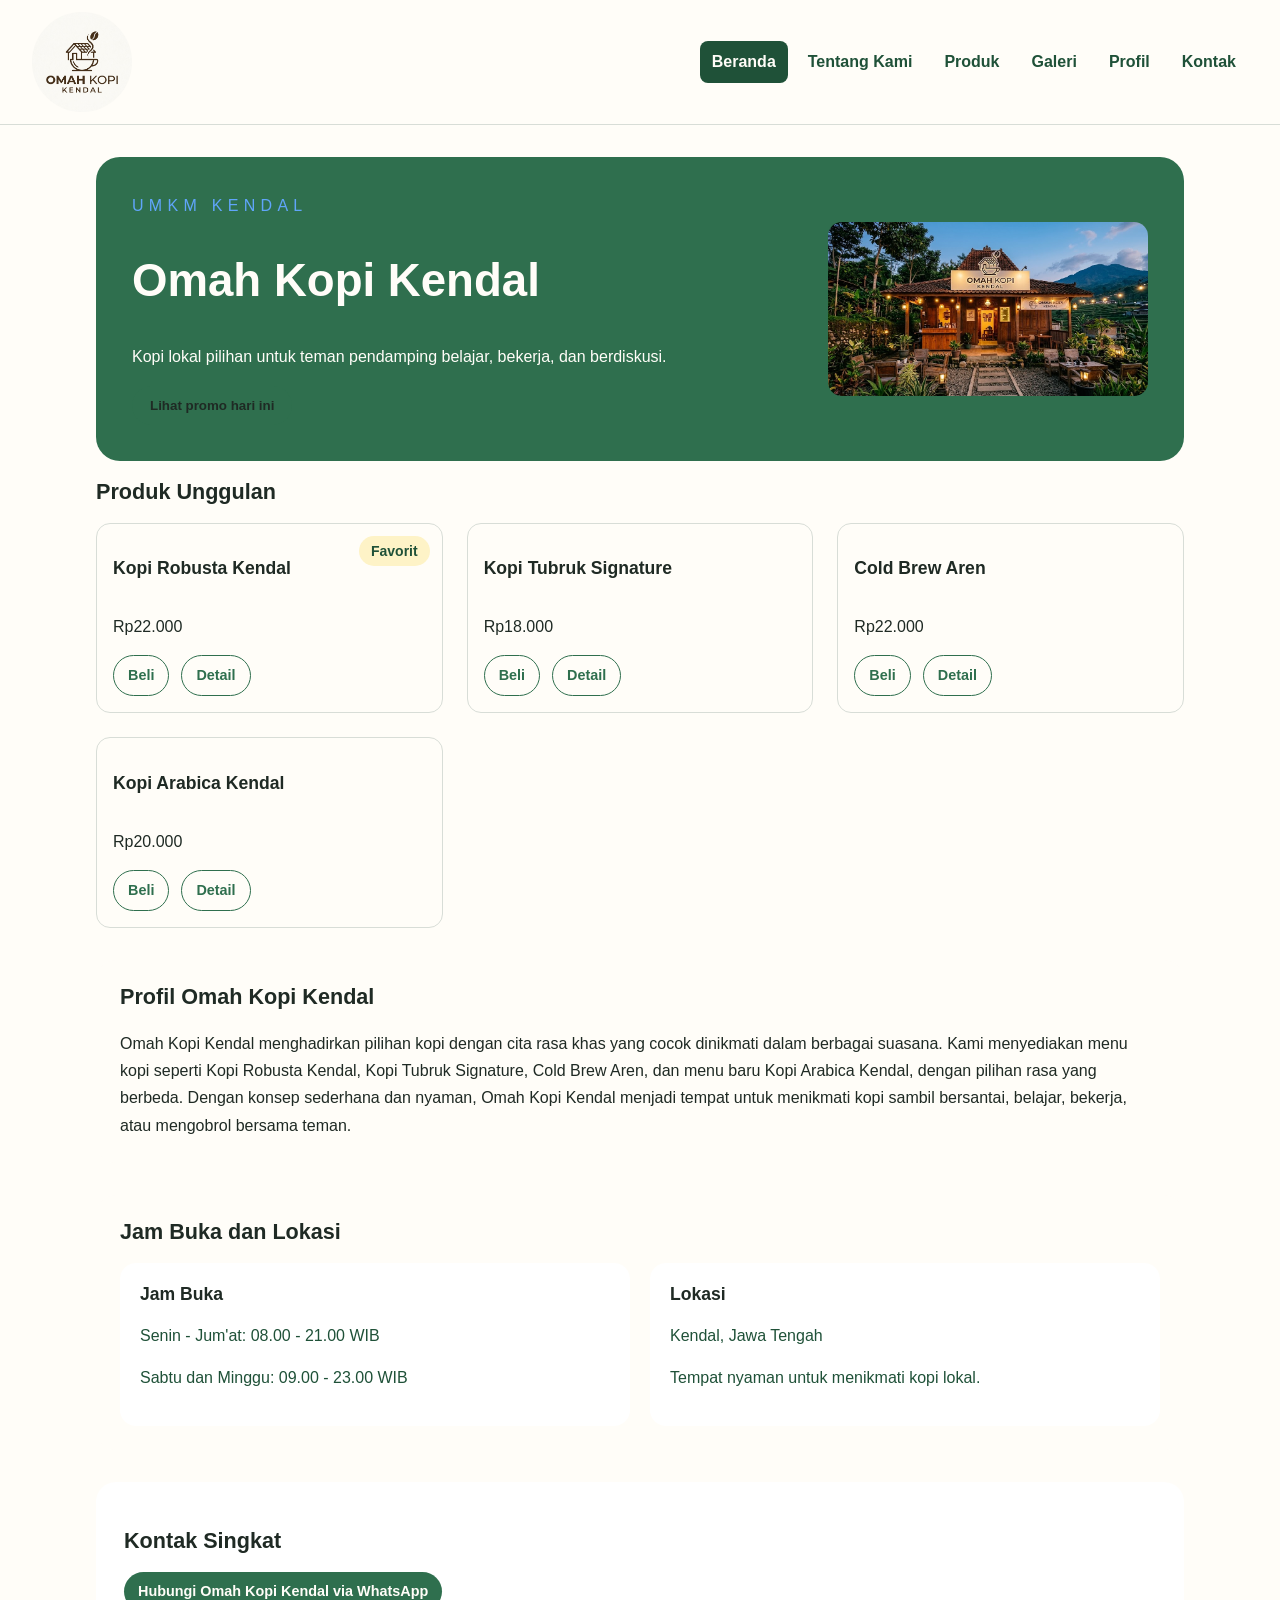
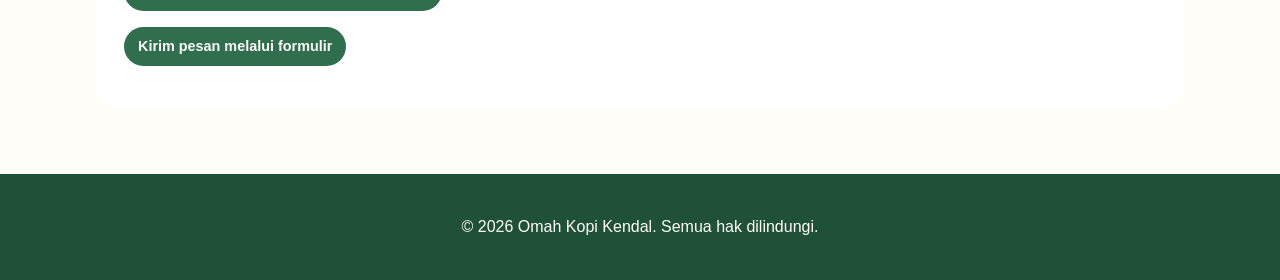
<file: index.html>
<!doctype html>
<html lang="id">
    <head>
        <meta charset="utf-8" />
        <meta name="viewport" content="width=device-width, initial-scale=1" />
        <title>Omah Kopi Kendal - Website UMKM</title>
        <link rel="stylesheet" href="css/style.css"/>
        <script src="js/app.js" defer></script>
  <script src="js/nav.js" defer></script>
    </head>

    <body>
  <a class="skip-link" href="#konten-utama">Lewati ke konten utama</a>

  <header class="site-header">
  <a class="brand" href="index.html">
    <img
      src="assets/images/logo-omah-kopi.png"
      alt="Logo Omah Kopi Kendal"
      class="brand-logo"
      width="1408"
      height="768"
    />
  </a>

  <button class="menu-toggle" type="button" aria-label="Buka menu navigasi" aria-expanded="false" aria-controls="primary-navigation">
      <span></span><span></span><span></span>
    </button>

    <nav class="site-nav" id="primary-navigation" aria-label="Navigasi utama">
    <a href="index.html" aria-current="page">Beranda</a>
    <a href="tentang.html">Tentang Kami</a>
    <a href="produk.html">Produk</a>
    <a href="galeri.html">Galeri</a>
    <a href="index.html#profil">Profil</a>
    <a href="kontak.html">Kontak</a>
    
    
</nav>
  </header>

  <main id="konten-utama" class="page">
    <section class="hero" aria-labelledby="hero-title">
       <div class="hero-content">
          <p class="eyebrow">UMKM Kendal</p>
          <h1 id="hero-title">Omah Kopi Kendal</h1>
                <p>
                    Kopi lokal pilihan untuk teman pendamping belajar, bekerja, dan berdiskusi.
                </p>

                <button id="promoButton" type="button">Lihat promo hari ini</button>
        </div>
        <img class="hero-image"
        src="assets/images/profil-omah-kopi-utama.jpg"
        alt="profil Omah Kopi Kendal"
        width="1024"
        height="559"
        />
      </section>
  
<section aria-labelledby="produk-title">
    <h2 id="produk-title">Produk Unggulan</h2>

    <div class="product-grid">
        <article class="product-card">
            <h3>Kopi Robusta Kendal</h3>
            <p>Rp22.000</p>
            <span class="product-badge">Favorit</span>
            <div class="card-actions">
                <a href="produk.html">Beli</a>
                <a href="kontak.html">Detail</a>
            </div>
        </article>

        <article class="product-card">
            <h3>Kopi Tubruk Signature</h3>
            <p>Rp18.000</p>
            <div class="card-actions">
                <a href="produk.html">Beli</a>
                <a href="kontak.html">Detail</a>
            </div>
        </article>

        <article class="product-card">
            <h3>Cold Brew Aren</h3>
            <p>Rp22.000</p>
            <div class="card-actions">
                <a href="produk.html">Beli</a>
                <a href="kontak.html">Detail</a>
            </div>
        </article>

        <article class="product-card">
            <h3>Kopi Arabica Kendal</h3>
            <p>Rp20.000</p>
            <div class="card-actions">
                <a href="produk.html">Beli</a>
                <a href="kontak.html">Detail</a>
            </div>
        </article>
    </div>
</section>
<section id="profil" aria-labelledby="profil-title">
  <h2 id="profil-title">Profil Omah Kopi Kendal</h2>

  <div class="profil-container">
    <div>
      <p>
       Omah Kopi Kendal menghadirkan pilihan kopi dengan cita rasa khas yang cocok dinikmati dalam berbagai suasana. Kami menyediakan menu kopi seperti Kopi Robusta Kendal, Kopi Tubruk Signature, Cold Brew Aren, dan menu baru Kopi Arabica Kendal, dengan pilihan rasa yang berbeda. Dengan konsep sederhana dan nyaman, Omah Kopi Kendal menjadi tempat untuk menikmati kopi sambil bersantai, belajar, bekerja, atau mengobrol bersama teman.
      </p>

    </div>
  </div>
</section>

            <section class="info-section" aria-label="Informasi UMKM">

                <h2>Jam Buka dan Lokasi</h2>

                <div class="info-container">

                    <div class="info-card">
                        <h3>Jam Buka</h3>
                        <p>Senin - Jum'at: 08.00 - 21.00 WIB</p>
                        <p>Sabtu dan Minggu: 09.00 - 23.00 WIB</p>
                    </div>

                    <div class="info-card">
                        <h3>Lokasi</h3>
                        <p>Kendal, Jawa Tengah</p>
                        <p>Tempat nyaman untuk menikmati kopi lokal.</p>
                    </div>

                </div>

            </section>
<section id="kontak" aria-labelledby="kontak-title">
  <article class="kontaksingkat-section">
    <h2 id="kontak-title">Kontak Singkat</h2>

  <p>
    <a href="https://wa.me/628123456789?text=Halo%20Omah%20Kopi%20Kendal%2C%20saya%20ingin%20bertanya%20tentang%20produk%20kopi.">
      Hubungi Omah Kopi Kendal via WhatsApp
    </a>
  <p>
  <a href="kontak.html">
      Kirim pesan melalui formulir
    </a>
  <p>
   
</section>
         </main>

  <footer class="site-footer">
    <p>&copy; 2026 Omah Kopi Kendal. Semua hak dilindungi.</p>
  </footer>

  <script src="js/script.js"></script>
</body>
</html>
</file>
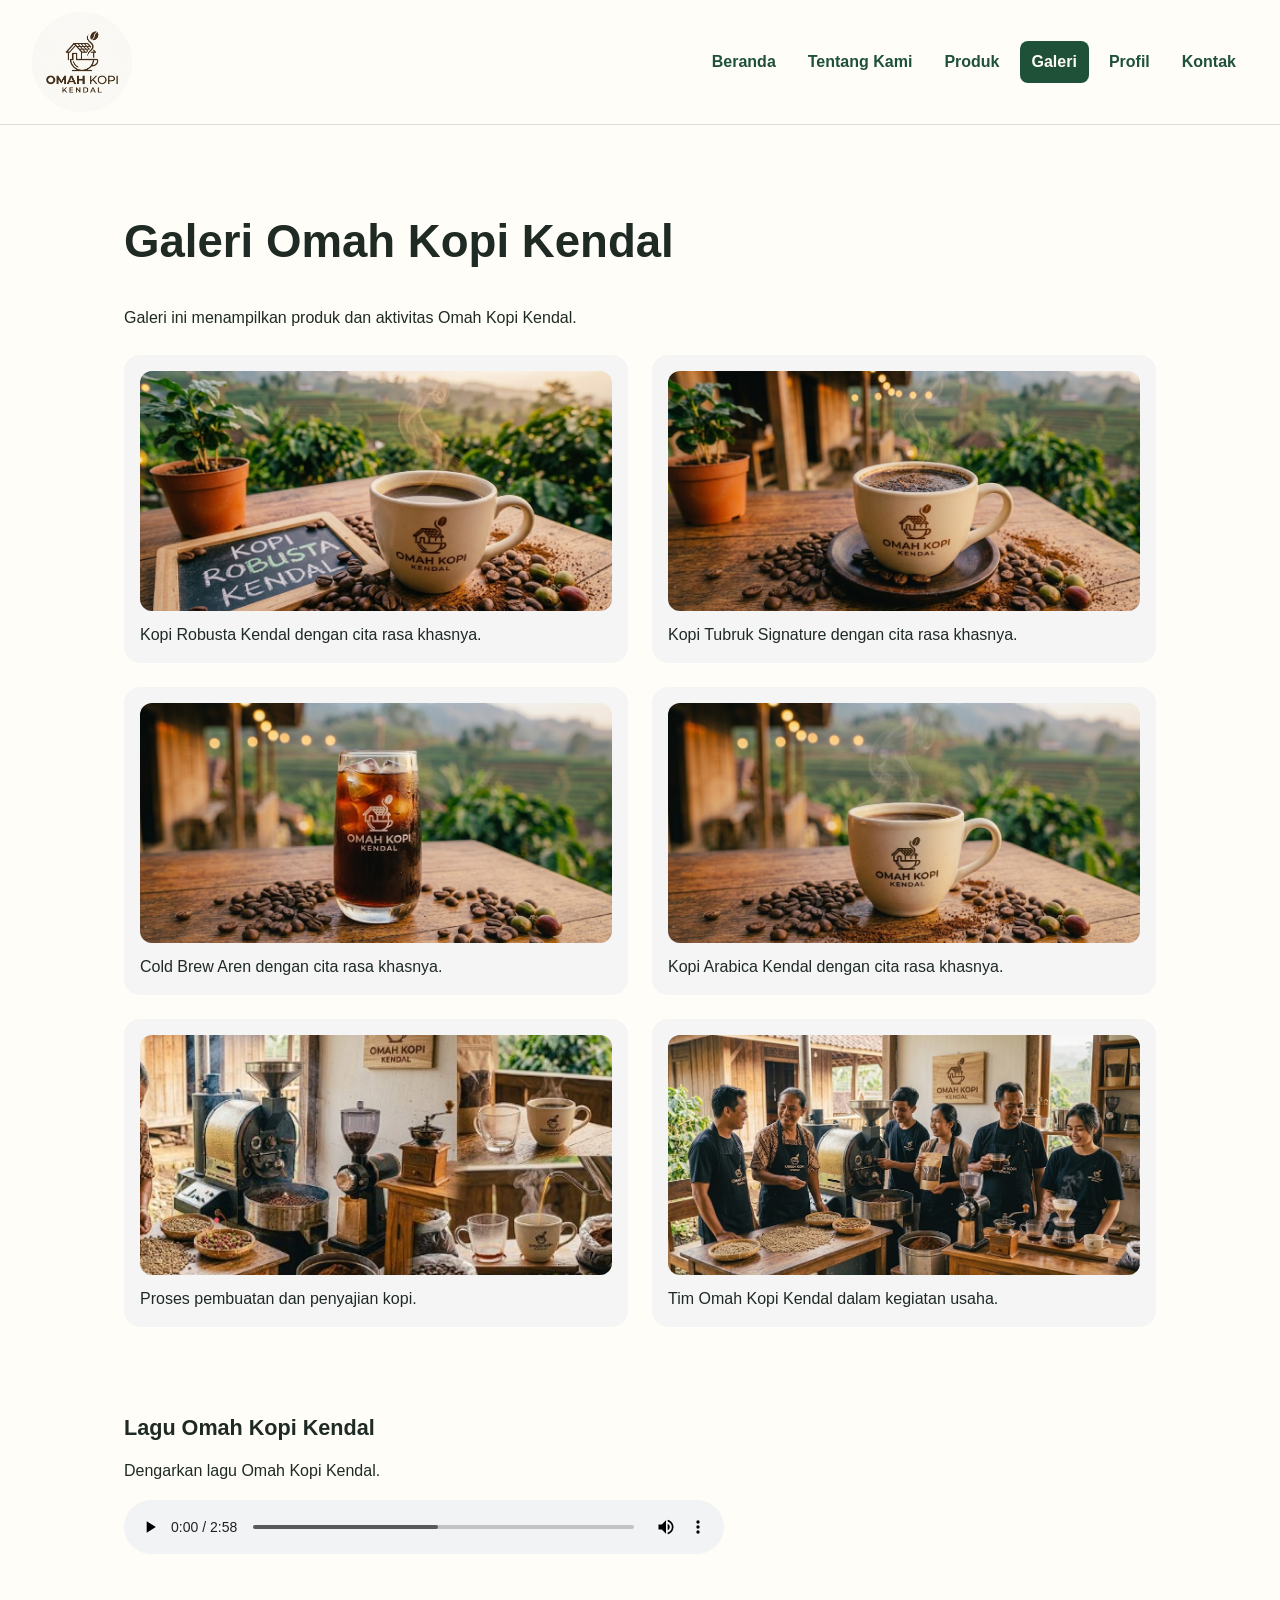
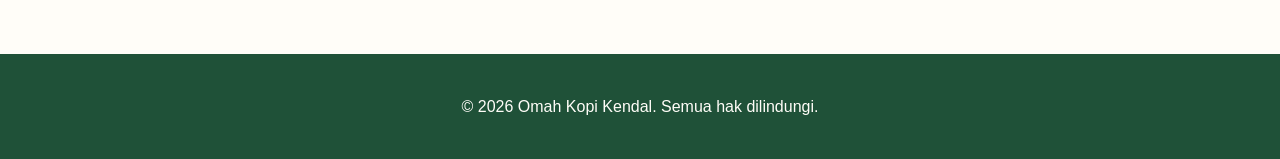
<file: galeri.html>
<!doctype html>
<html lang="id">
<head>
  <meta charset="utf-8" />
  <meta name="viewport" content="width=device-width, initial-scale=1" />
  <title>Galeri - Omah Kopi Kendal</title>
  <link rel="stylesheet" href="css/style.css" />
  <script src="js/app.js" defer></script>
  <script src="js/nav.js" defer></script>
</head>

<body>
  <a class="skip-link" href="#konten-utama">Lewati ke konten utama</a>

  <header class="site-header">
  <a class="brand" href="index.html">
    <img
      src="assets/images/logo-omah-kopi.png"
      alt="Logo Omah Kopi Kendal"
      class="brand-logo"
      width="1408"
      height="768"
    />
  </a>

    <button class="menu-toggle" type="button" aria-label="Buka menu navigasi" aria-expanded="false" aria-controls="primary-navigation">
      <span></span><span></span><span></span>
    </button>

    <nav class="site-nav" id="primary-navigation" aria-label="Navigasi utama">
      <a href="index.html">Beranda</a>
      <a href="tentang.html">Tentang Kami</a>
      <a href="produk.html">Produk</a>
      <a href="galeri.html" aria-current="page">Galeri</a>
      <a href="index.html#profil">Profil</a>
      <a href="kontak.html">Kontak</a>
    </nav>
  </header>

  <main id="konten-utama" class="page">

    <section class="gallery-section" aria-labelledby="galeri-title">
      <h1 id="galeri-title">Galeri Omah Kopi Kendal</h1>

      <p>
        Galeri ini menampilkan produk dan aktivitas Omah Kopi Kendal.
      </p>

      <div class="gallery-grid">

        <figure class="gallery-card">
          <img
            src="assets/images/kopi-robusta-okk.jpg"
            alt="Kopi Robusta Kendal dalam gelas saji"
            width="1024"
            height="572"
          />
          <figcaption>Kopi Robusta Kendal dengan cita rasa khasnya.</figcaption>
        </figure>

        <figure class="gallery-card">
          <img
            src="assets/images/kopi-tubruk-okk.jpg"
            alt="Kopi Tubruk Signature yang siap disajikan"
            width="1024"
            height="572"
          />
          <figcaption>Kopi Tubruk Signature dengan cita rasa khasnya.</figcaption>
        </figure>

         <figure class="gallery-card">
          <img
            src="assets/images/cold-brew-aren-okk.jpg"
            alt="Cold Brew Aren yang siap disajikan"
            width="1024"
            height="572"
          />
          <figcaption>Cold Brew Aren dengan cita rasa khasnya.</figcaption>
        </figure>

         <figure class="gallery-card">
          <img
            src="assets/images/kopi-arabica-okk.jpg"
            alt="Kopi Arabica Kendal yang siap disajikan"
            width="1024"
            height="572"
          />
          <figcaption>Kopi Arabica Kendal dengan cita rasa khasnya.</figcaption>
        </figure>

        <figure class="gallery-card">
          <img
            src="assets/images/proses-kopi-okk.jpg"
            alt="Proses pembuatan kopi di Kopi Omah Kendal"
            width="429"
            height="298"
          />
          <figcaption>Proses pembuatan dan penyajian kopi.</figcaption>
        </figure>

        <figure class="gallery-card">
          <img
            src="assets/images/tim-okk.jpg"
            alt="Tim Omah Kopi Kendal dalam kegiatan UMKM"
            width="1024"
            height="572"
          />
          <figcaption>Tim Omah Kopi Kendal dalam kegiatan usaha.</figcaption>
        </figure>

      </div>
    </section>

    <section class="media-section" aria-labelledby="lagu-title">
      <h2 id="lagu-title">Lagu Omah Kopi Kendal</h2>

      <p>
        Dengarkan lagu Omah Kopi Kendal.
      </p>

      <audio controls>
        <source src="assets/audio/song-omah-kopi-kendal.mp3" type="audio/mpeg" />
        Browser Anda tidak mendukung audio.
      </audio>
    </section>

  </main>

  <footer class="site-footer">
    <p>&copy; 2026 Omah Kopi Kendal. Semua hak dilindungi.</p>
  </footer>
</body>
</html>
</file>
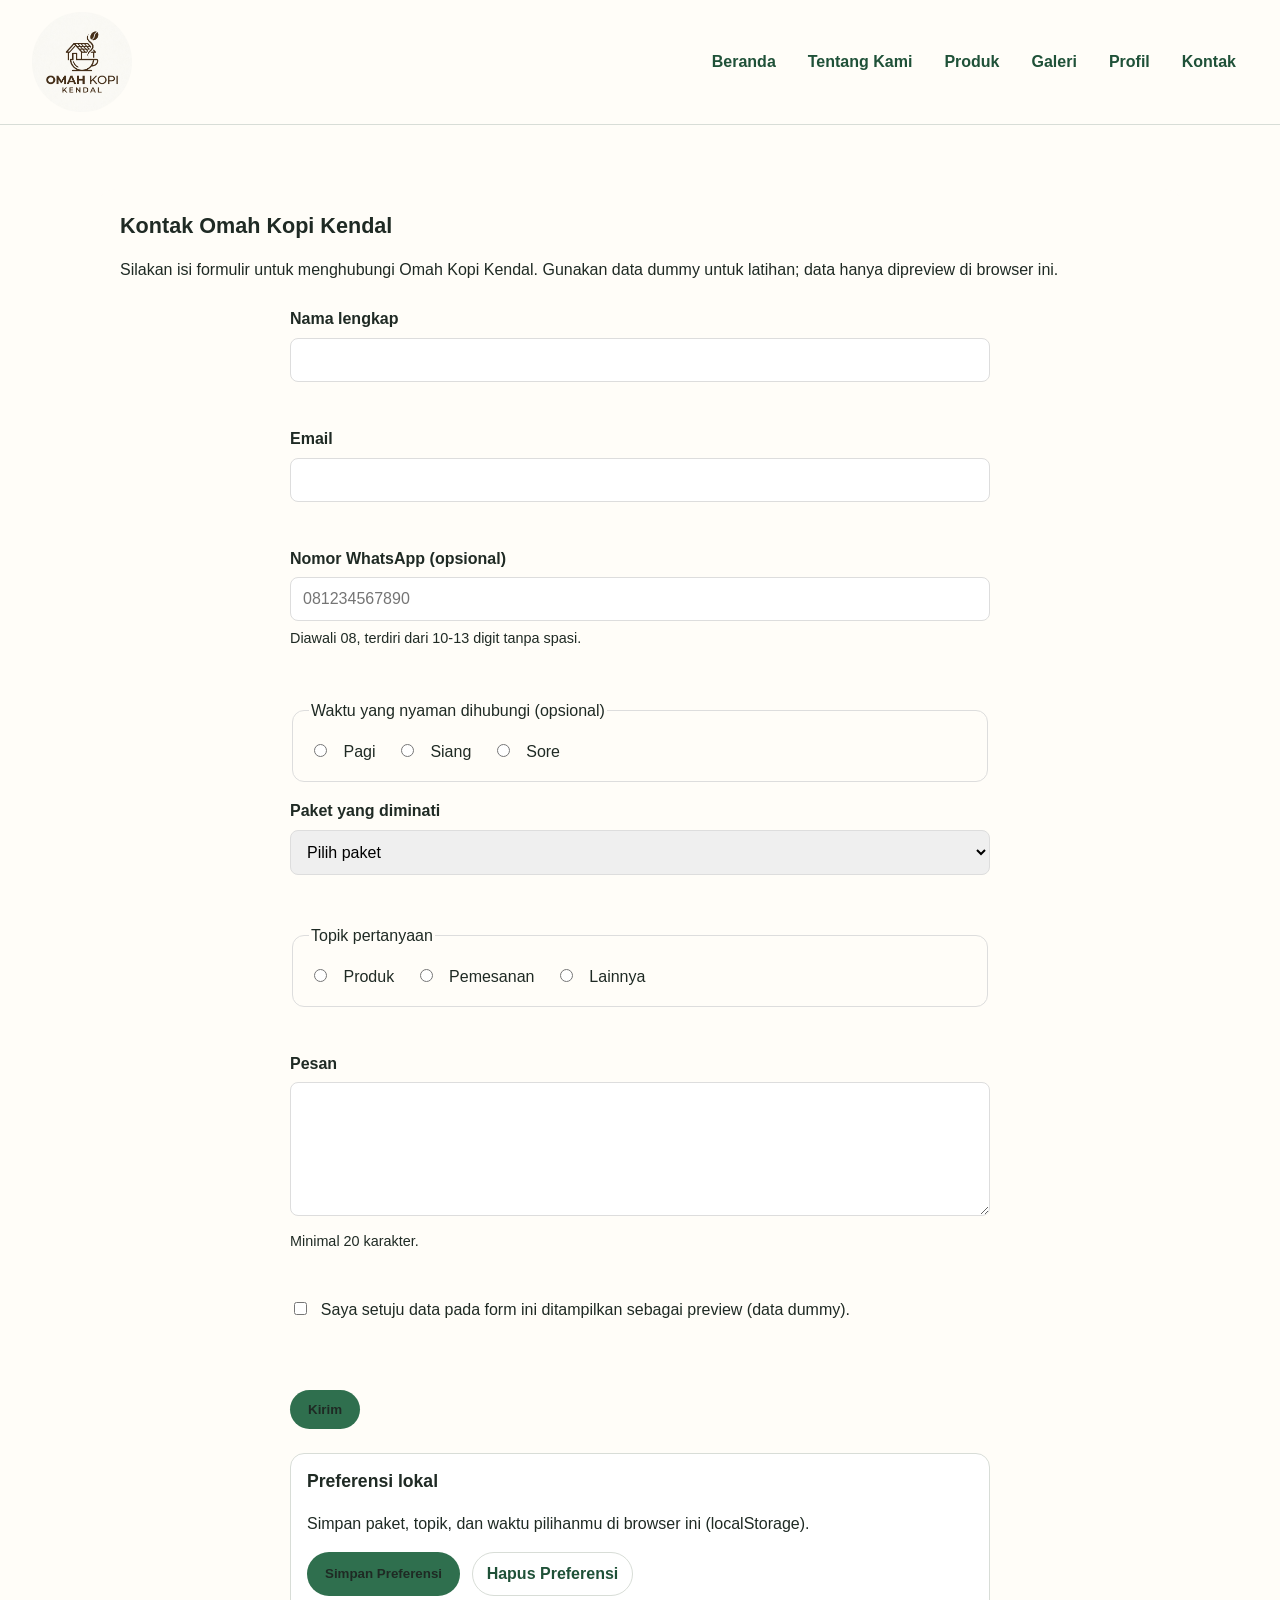
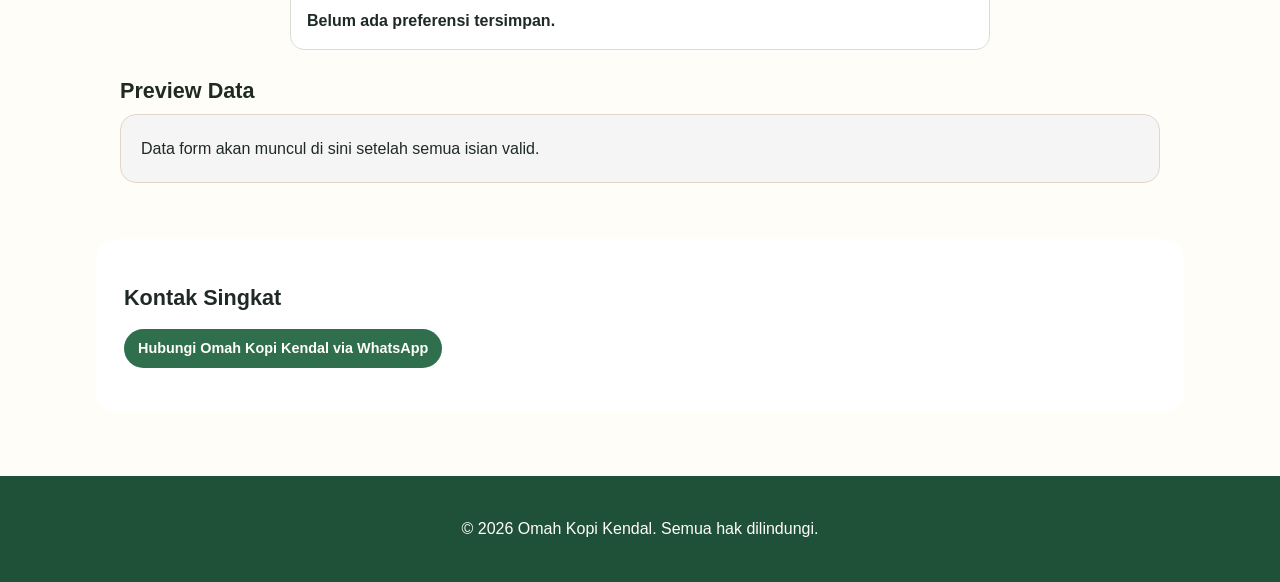
<file: kontak.html>
<!DOCTYPE html>
<html lang="id">
<head>
  <meta charset="UTF-8" />
  <meta name="viewport" content="width=device-width, initial-scale=1.0" />
  <title>Kontak - Omah Kopi Kendal</title>
  <link rel="stylesheet" href="css/style.css" />
<script src="js/app.js" defer></script>
<script src="js/nav.js" defer></script>
<script src="js/form.js" defer></script>
<script src="js/newsletter.js" defer></script>
</head>

<body>
 <header class="site-header">
    <a href="index.html">
  <img
    src="assets/images/logo-omah-kopi.png"
    alt="Logo Omah Kopi Kendal"
    class="brand-logo"
    width="1408"
    height="768"
  />
</a>

    <button class="menu-toggle" type="button" aria-label="Buka menu navigasi" aria-expanded="false" aria-controls="primary-navigation">
      <span></span><span></span><span></span>
    </button>

    <nav class="site-nav" id="primary-navigation" aria-label="Navigasi utama">
      <a href="index.html">Beranda</a>
      <a href="tentang.html">Tentang Kami</a>
      <a href="produk.html">Produk</a>
      <a href="galeri.html">Galeri</a>
      <a href="index.html#profil">Profil</a>
      <a href="kontak.html">Kontak</a>
    </nav>
  </header>

 <main class="page">
  <section class="info-section" aria-labelledby="kontak-title">
    <h2 id="kontak-title">Kontak Omah Kopi Kendal</h2>

    <p>
      Silakan isi formulir untuk menghubungi Omah Kopi Kendal.
      Gunakan data dummy untuk latihan; data hanya dipreview di browser ini.
    </p>

    <form id="contactForm" action="#" method="post" novalidate>

      <div class="field">
        <label for="nama">Nama lengkap</label>
        <input
          type="text"
          id="nama"
          name="nama"
          autocomplete="name"
          required
          minlength="3"
          aria-describedby="nama-error"
        />
        <p id="nama-error" class="field-error" aria-live="polite"></p>
      </div>

      <div class="field">
        <label for="email">Email</label>
        <input
          type="email"
          id="email"
          name="email"
          autocomplete="email"
          required
          aria-describedby="email-error"
        />
        <p id="email-error" class="field-error" aria-live="polite"></p>
      </div>

      <div class="field">
        <label for="telepon">Nomor WhatsApp (opsional)</label>
        <input
          type="tel"
          id="telepon"
          name="telepon"
          autocomplete="tel"
          inputmode="tel"
          placeholder="081234567890"
          pattern="08[0-9]{8,11}"
          aria-describedby="telepon-hint telepon-error"
        />
        <p id="telepon-hint" class="field-hint">Diawali 08, terdiri dari 10-13 digit tanpa spasi.</p>
        <p id="telepon-error" class="field-error" aria-live="polite"></p>
      </div>

      <fieldset>
        <legend>Waktu yang nyaman dihubungi (opsional)</legend>
        <input type="radio" id="waktu-pagi" name="waktu" value="pagi" />
        <label for="waktu-pagi">Pagi</label>

        <input type="radio" id="waktu-siang" name="waktu" value="siang" />
        <label for="waktu-siang">Siang</label>

        <input type="radio" id="waktu-sore" name="waktu" value="sore" />
        <label for="waktu-sore">Sore</label>
      </fieldset>

      <div class="field">
        <label for="paket">Paket yang diminati</label>
        <select id="paket" name="paket" required aria-describedby="paket-error">
          <option value="">Pilih paket</option>
          <option value="robusta">Kopi Robusta Kendal</option>
          <option value="tubruk">Kopi Tubruk Signature</option>
          <option value="arabica">Kopi Arabica Kendal</option>
          <option value="cold-brew">Cold Brew Aren</option>
          <option value="bundling-duo">Paket Bundling Duo Kopi</option>
          <option value="bundling-segar">Paket Bundling Segar Kendal</option>
        </select>
        <p id="paket-error" class="field-error" aria-live="polite"></p>
      </div>

      <fieldset aria-describedby="topik-error">
        <legend>Topik pertanyaan</legend>

        <input type="radio" id="topik-produk" name="topik" value="produk" required />
        <label for="topik-produk">Produk</label>

        <input type="radio" id="topik-pemesanan" name="topik" value="pemesanan" required />
        <label for="topik-pemesanan">Pemesanan</label>

        <input type="radio" id="topik-lainnya" name="topik" value="lainnya" required />
        <label for="topik-lainnya">Lainnya</label>
      </fieldset>
      <p id="topik-error" class="field-error" aria-live="polite"></p>

      <div class="field">
        <label for="pesan">Pesan</label>
        <textarea
          id="pesan"
          name="pesan"
          rows="6"
          required
          minlength="20"
          aria-describedby="pesan-hint pesan-error"
        ></textarea>
        <p id="pesan-hint" class="field-hint">Minimal 20 karakter.</p>
        <p id="pesan-error" class="field-error" aria-live="polite"></p>
      </div>

      <div class="field check-field">
        <input
          type="checkbox"
          id="setuju"
          name="setuju"
          value="ya"
          required
          aria-describedby="setuju-error"
        />
        <label for="setuju">Saya setuju data pada form ini ditampilkan sebagai preview (data dummy).</label>
        <p id="setuju-error" class="field-error" aria-live="polite"></p>
      </div>

      <p id="form-feedback" class="form-feedback" aria-live="polite"></p>

      <div class="form-actions">
        <button type="submit">Kirim</button>
      </div>
    </form>

    <section class="preference-panel" aria-labelledby="preferensi-title">
      <h3 id="preferensi-title">Preferensi lokal</h3>
      <p>Simpan paket, topik, dan waktu pilihanmu di browser ini (localStorage).</p>
      <div class="preference-actions">
        <button type="button" id="simpan-preferensi">Simpan Preferensi</button>
        <button type="button" id="hapus-preferensi" class="ghost-button">Hapus Preferensi</button>
      </div>
      <p id="preferensi-status" class="form-feedback" aria-live="polite">Belum ada preferensi tersimpan.</p>
    </section>

    <section aria-labelledby="preview-title">
      <h2 id="preview-title">Preview Data</h2>
      <pre id="preview">Data form akan muncul di sini setelah semua isian valid.</pre>
    </section>
  </section>

  <section class="kontaksingkat-section" aria-labelledby="kontak-singkat-title">
    <h2 id="kontak-singkat-title">Kontak Singkat</h2>
    <p>
      <a href="https://wa.me/628123456789?text=Halo%20Omah%20Kopi%20Kendal%2C%20saya%20ingin%20bertanya%20tentang%20produk%20kopi.">
        Hubungi Omah Kopi Kendal via WhatsApp
      </a>
    </p>
  </section>
  </main>

  <footer class="site-footer">
    <p>&copy; 2026 Omah Kopi Kendal. Semua hak dilindungi.</p>
  </footer>
</body>
</html>
</file>
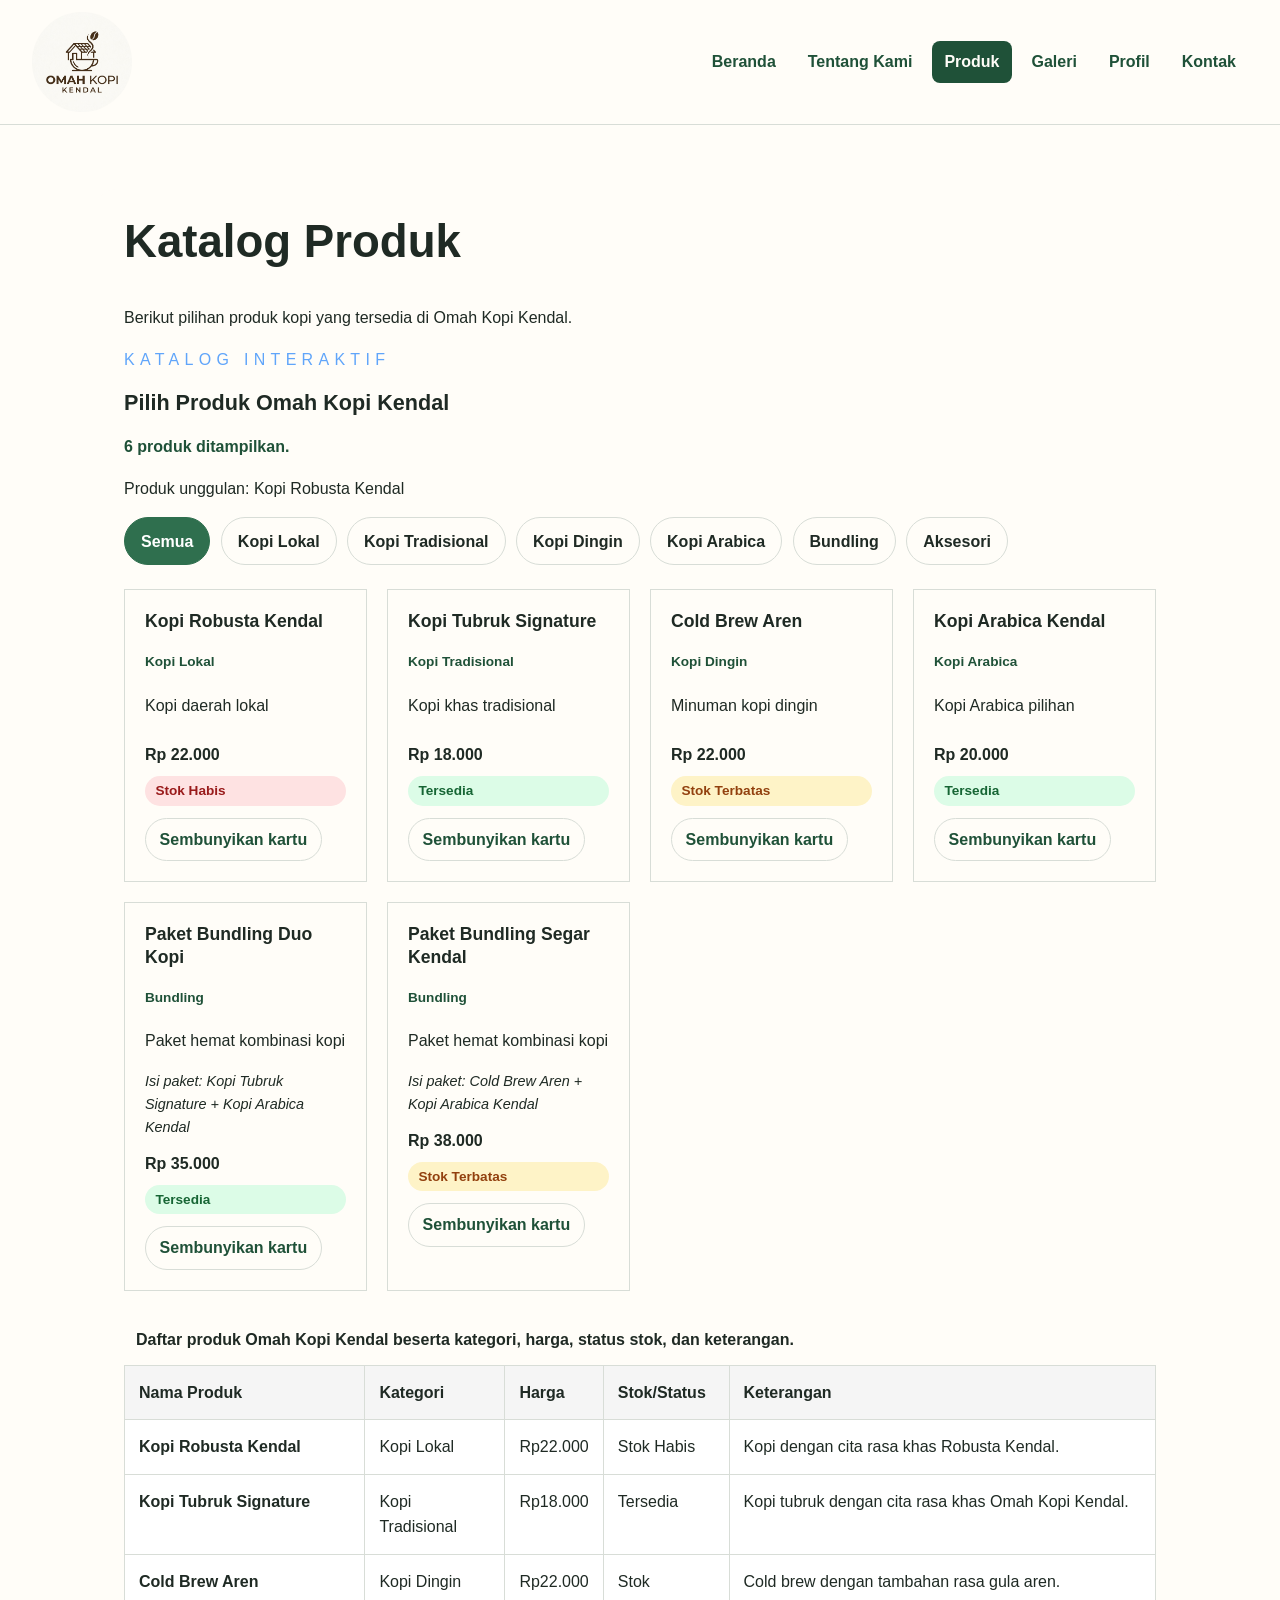
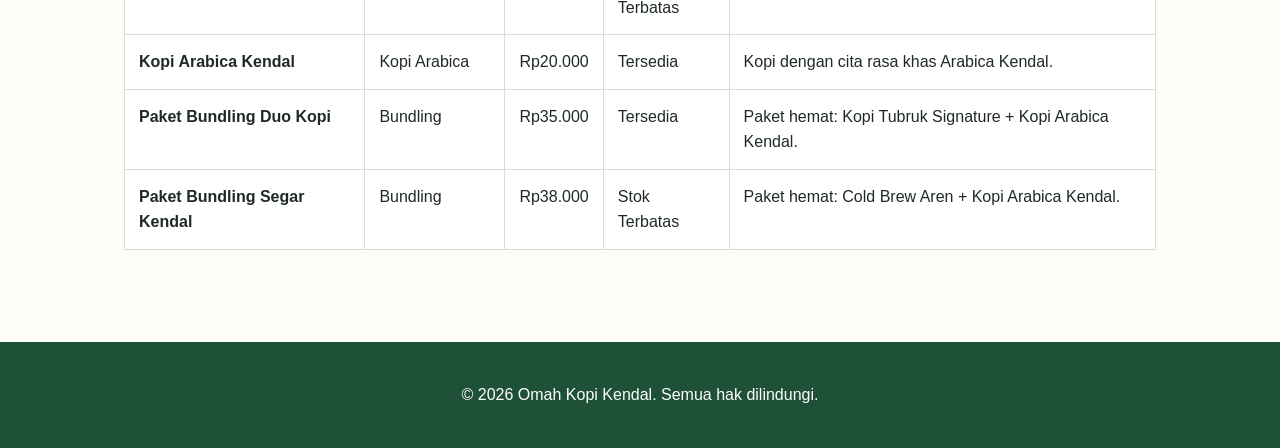
<file: produk.html>
<!doctype html>
<html lang="id">
<head>
  <meta charset="utf-8" />
  <meta name="viewport" content="width=device-width, initial-scale=1" />
  <title>Katalog Produk - Kopi Omah Kendal</title>
  <link rel="stylesheet" href="css/style.css" />
  <script src="js/app.js" defer></script>
  <script src="js/nav.js" defer></script>
</head>

<body>
  <a class="skip-link" href="#konten-utama">Lewati ke konten utama</a>

  <header class="site-header">
    <a class="brand" href="index.html">
      <img
        src="assets/images/logo-omah-kopi.png"
        alt="Logo Kopi Omah Kendal"
        class="brand-logo"
        width="1408"
        height="768"
      />
    </a>

    <button class="menu-toggle" type="button" aria-label="Buka menu navigasi" aria-expanded="false" aria-controls="primary-navigation">
      <span></span><span></span><span></span>
    </button>

    <nav class="site-nav" id="primary-navigation" aria-label="Navigasi utama">
      <a href="index.html">Beranda</a>
      <a href="tentang.html">Tentang Kami</a>
      <a href="produk.html" aria-current="page">Produk</a>
      <a href="galeri.html">Galeri</a>
      <a href="index.html#profil">Profil</a>
      <a href="kontak.html">Kontak</a>
    </nav>
  </header>

  <main id="konten-utama" class="page">
    <section class="catalog-section" aria-labelledby="katalog-title">
      <h1 id="katalog-title">Katalog Produk</h1>

      <p>
        Berikut pilihan produk kopi yang tersedia di Omah Kopi Kendal.
      </p>

      <section class="section" aria-labelledby="produk-dinamis-title">
        <div class="section-header">
          <p class="eyebrow">Katalog Interaktif</p>
          <h2 id="produk-dinamis-title">Pilih Produk Omah Kopi Kendal</h2>

          <p id="produk-status" class="produk-status">
            Produk sedang dimuat.
          </p>

          <p id="produk-unggulan">
            Produk unggulan akan ditentukan melalui JavaScript.
          </p>
        </div>

        <div class="filter-bar" role="group" aria-label="Filter kategori produk">
          <button type="button" class="filter-button is-active" data-filter="Semua" aria-pressed="true">Semua</button>
          <button type="button" class="filter-button" data-filter="Kopi Lokal" aria-pressed="false">Kopi Lokal</button>
          <button type="button" class="filter-button" data-filter="Kopi Tradisional" aria-pressed="false">Kopi Tradisional</button>
          <button type="button" class="filter-button" data-filter="Kopi Dingin" aria-pressed="false">Kopi Dingin</button>
          <button type="button" class="filter-button" data-filter="Kopi Arabica" aria-pressed="false">Kopi Arabica</button>
          <button type="button" class="filter-button" data-filter="Bundling" aria-pressed="false">Bundling</button>
          <button type="button" class="filter-button" data-filter="Aksesori" aria-pressed="false">Aksesori</button>
        </div>

        <button type="button" id="tombol-kembalikan" class="ghost-button restore-button" hidden>
          Kembalikan kartu yang disembunyikan
        </button>

        <div id="produk-grid" class="js-product-grid" aria-live="polite"></div>
      </section>

      <div class="table-wrapper">
        <table>
          <caption>
            Daftar produk Omah Kopi Kendal beserta kategori, harga,
            status stok, dan keterangan.
          </caption>

          <thead>
            <tr>
              <th scope="col">Nama Produk</th>
              <th scope="col">Kategori</th>
              <th scope="col">Harga</th>
              <th scope="col">Stok/Status</th>
              <th scope="col">Keterangan</th>
            </tr>
          </thead>

          <tbody>
            <tr>
              <th scope="row">Kopi Robusta Kendal</th>
              <td>Kopi Lokal</td>
              <td>Rp22.000</td>
              <td>Stok Habis</td>
              <td>Kopi dengan cita rasa khas Robusta Kendal.</td>
            </tr>

            <tr>
              <th scope="row">Kopi Tubruk Signature</th>
              <td>Kopi Tradisional</td>
              <td>Rp18.000</td>
              <td>Tersedia</td>
              <td>Kopi tubruk dengan cita rasa khas Omah Kopi Kendal.</td>
            </tr>

            <tr>
              <th scope="row">Cold Brew Aren</th>
              <td>Kopi Dingin</td>
              <td>Rp22.000</td>
              <td>Stok Terbatas</td>
              <td>Cold brew dengan tambahan rasa gula aren.</td>
            </tr>

            <tr>
              <th scope="row">Kopi Arabica Kendal</th>
              <td>Kopi Arabica</td>
              <td>Rp20.000</td>
              <td>Tersedia</td>
              <td>Kopi dengan cita rasa khas Arabica Kendal.</td>
            </tr>

            <tr>
              <th scope="row">Paket Bundling Duo Kopi</th>
              <td>Bundling</td>
              <td>Rp35.000</td>
              <td>Tersedia</td>
              <td>Paket hemat: Kopi Tubruk Signature + Kopi Arabica Kendal.</td>
            </tr>

            <tr>
              <th scope="row">Paket Bundling Segar Kendal</th>
              <td>Bundling</td>
              <td>Rp38.000</td>
              <td>Stok Terbatas</td>
              <td>Paket hemat: Cold Brew Aren + Kopi Arabica Kendal.</td>
            </tr>
          </tbody>
        </table>
      </div>
    </section>
  </main>

  <footer class="site-footer">
    <p>&copy; 2026 Omah Kopi Kendal. Semua hak dilindungi.</p>
  </footer>
</body>
</html>
</file>
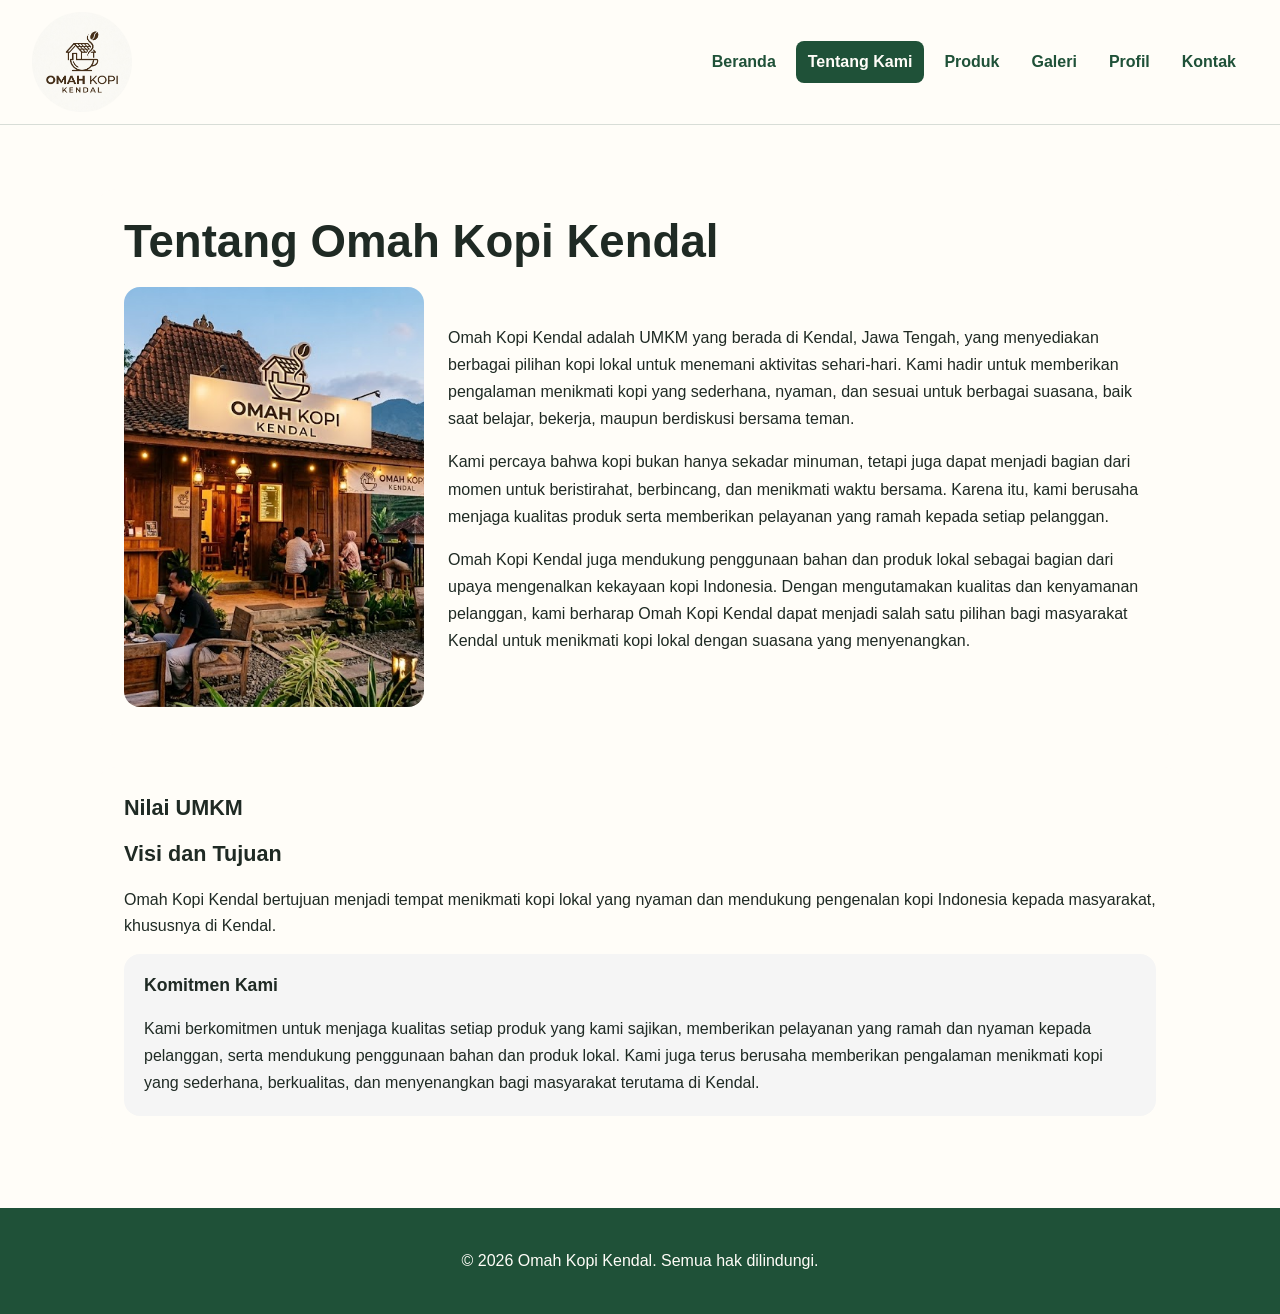
<file: tentang.html>
<!doctype html>
<html lang="id">
<head>
  <meta charset="utf-8" />
  <meta name="viewport" content="width=device-width, initial-scale=1" />
  <title>Tentang Omah Kopi Kendal</title>
  <link rel="stylesheet" href="css/style.css" />
  <script src="js/app.js" defer></script>
  <script src="js/nav.js" defer></script>
</head>

<body>
  <a class="skip-link" href="#konten-utama">Lewati ke konten utama</a>

<header class="site-header">
  <a class="brand" href="index.html">
    <img
      src="assets/images/logo-omah-kopi.png"
      alt="Logo Omah Kopi Kendal"
      class="brand-logo"
      width="1408"
      height="768"
    />
  </a>

  <button class="menu-toggle" type="button" aria-label="Buka menu navigasi" aria-expanded="false" aria-controls="primary-navigation">
      <span></span><span></span><span></span>
    </button>

    <nav class="site-nav" id="primary-navigation" aria-label="Navigasi utama">
    <a href="index.html">Beranda</a>
    <a href="tentang.html" aria-current="page">Tentang Kami</a>
    <a href="produk.html">Produk</a>
    <a href="galeri.html">Galeri</a>
    <a href="index.html#profil">Profil</a>
    <a href="kontak.html">Kontak</a>
</nav>
  </header>

  <main id="konten-utama" class="page">

  <section class="tentang-section" aria-labelledby="profil-title">
    <h1 id="profil-title">Tentang Omah Kopi Kendal</h1>

    <div class="tentang-container">
      <img
        class="profile-image"
        src="assets/images/profil-singkat-okk.jpg"
        alt="Profil Omah Kopi Kendal"
        width="1024"
        height="559"
      />

      <div>
        <p>
          Omah Kopi Kendal adalah UMKM yang berada di Kendal, Jawa Tengah,
          yang menyediakan berbagai pilihan kopi lokal untuk menemani
          aktivitas sehari-hari. Kami hadir untuk memberikan pengalaman
          menikmati kopi yang sederhana, nyaman, dan sesuai untuk berbagai
          suasana, baik saat belajar, bekerja, maupun berdiskusi bersama teman.
        </p>

        <p>
          Kami percaya bahwa kopi bukan hanya sekadar minuman, tetapi juga
          dapat menjadi bagian dari momen untuk beristirahat, berbincang,
          dan menikmati waktu bersama. Karena itu, kami berusaha menjaga
          kualitas produk serta memberikan pelayanan yang ramah kepada
          setiap pelanggan.
        </p>

        <p>
          Omah Kopi Kendal juga mendukung penggunaan bahan dan produk lokal
          sebagai bagian dari upaya mengenalkan kekayaan kopi Indonesia.
          Dengan mengutamakan kualitas dan kenyamanan pelanggan, kami berharap
          Omah Kopi Kendal dapat menjadi salah satu pilihan bagi masyarakat
          Kendal untuk menikmati kopi lokal dengan suasana yang menyenangkan.
        </p>
      </div>
    </div>
  </section>


  <section class="nilai-section" aria-labelledby="nilai-title">
    <h2 id="nilai-title">Nilai UMKM</h2>
<section class="visi-section" aria-labelledby="visi-title">
  <h2 id="visi-title">Visi dan Tujuan</h2>
  <p>
    Omah Kopi Kendal bertujuan menjadi tempat menikmati kopi lokal yang
    nyaman dan mendukung pengenalan kopi Indonesia kepada masyarakat,
    khususnya di Kendal.
  </p>
</section>
    <article class="komitmen-card">
      <h3>Komitmen Kami</h3>

      <p>
        Kami berkomitmen untuk menjaga kualitas setiap produk yang kami
        sajikan, memberikan pelayanan yang ramah dan nyaman kepada pelanggan,
        serta mendukung penggunaan bahan dan produk lokal. Kami juga terus
        berusaha memberikan pengalaman menikmati kopi yang sederhana,
        berkualitas, dan menyenangkan bagi masyarakat terutama di Kendal.
      </p>
    </article>
  </section>

</main>

  <footer class="site-footer">
    <p>&copy; 2026 Omah Kopi Kendal. Semua hak dilindungi.</p>
  </footer>
</body>
</html>
</file>
<file: css/style.css>
:root {
    --color-primary: #2f6f4e;
    --color-primary-strong: #1f5138;
    --color-text: #1f2a24;
    --color-muted: #60a5fa;
    --color-surface: #fffdf8;
    --color-border: #d8ddd7;
    --color-focus: #1d4ed8;

    --space-1: 0.5rem;
    --space-2: 0.75rem;
    --space-3: 1rem;
    --space-4: 1.5rem;

    --radius-sm: 0.5rem;
    --radius-md: 0.875rem;
}
* {
    box-sizing: border-box;
}

body {
    margin: 0;
    color: var(--color-text);
    background-color: var(--color-surface);
    font-family: Arial, sans-serif;
    font-size: 1rem;
    line-height: 1.6;
}

h1 {
    font-size: 1.75rem;
    line-height: 1.1;
}

h2 {
    font-size: 1.35rem;
    line-height: 1.2;
}

h3 {
    font-size: 1.1rem;
    line-height: 1.3;
}

p {
    font-size: 1rem;
    line-height: 1.6;
}

ul {
    font-size: 0.95rem;
    line-height: 1.5;
}

.page {
    width: min(100% - 2rem, 72rem);
    margin-inline: auto;
    padding-block: 2rem;
}

.hero {
    padding: 36px;
    color: var(--color-surface);
    background-color: var(--color-primary);
    border-radius: 24px;
    
}

.hero {
    display: grid;
    grid-template-columns: minmax(0, 1fr) 320px;
    grid-template-areas: "content image";
    align-items: center;
    gap: 24px;
}

.hero-content {
    grid-area: content;
}

.hero-image {
    grid-area: image;
    width: 100%;
    max-width: 320px;
    height: auto;
    justify-self: end;
    border-radius: var(--radius-md);
}
.eyebrow {
    margin: 0 0 8px;
    letter-spacing: 0.14cm;
    text-transform: uppercase;
    color: var(--color-muted);
}

.product {
  padding: var(--space-3);
  background-color: var(--color-surface);
  border-radius: var(--radius-md);
  border: 1px solid var(--color-border);
}

button {
    padding: 12px 18px;
    color: var(--color-text);
    font-weight: 700;
    cursor: pointer;
    background-color: var(--color-primary);
    border: 0;
    border-radius: 999px;
}


.info-section {
    margin-top: 32px;
    padding: 24px;
    background-color: var(--color-surface);
    border-radius: 20px;
}

.info-section h2 {
    margin-top: 0;
}

.info-container {
    display: flex;
    gap: 20px;
}

.info-card {
    flex: 1;
    padding: 20px;
    background-color: white;
    border-radius: 16px;
}

.info-card h3 {
    margin-top: 0;
}

.info-card p {
    line-height: 1.6;
    color: var(--color-primary-strong);
}


@media (max-width: 600px) {
    .info-container {
        flex-direction: column;
    }
}

.site-header {
  position: sticky;
  top: 0;
  z-index: 1000;
  display: flex;
  justify-content: space-between;
  align-items: center;
  flex-wrap: wrap;
  gap: 12px 20px;
  padding: 12px clamp(16px, 3vw, 32px);
  background: var(--color-surface);
  border-bottom: 1px solid var(--color-border);
}
.brand {
  color: var(--color-primary);
  font-weight: 800;
  text-decoration: none;
}


nav {
  display: flex;
  align-items: center;
  justify-content: center;
  flex-wrap: wrap;
  gap: 8px;
}

nav a {
  display: inline-block;
  padding: 8px 12px;
  color: var(--color-primary-strong);
  font-weight: 700;
  text-decoration: none;
  border-radius: var(--radius-sm);
  transition:
    color 0.2s ease,
    background-color 0.2s ease;
}

nav a:hover {
  color: var(--color-surface);
  background-color: var(--color-primary);
}

nav a[aria-current="page"] {
  color: var(--color-surface);
  background-color: var(--color-primary-strong);
}

nav a:focus-visible {
  outline: 3px solid var(--color-focus);
  outline-offset: 3px;
}


nav a:focus-visible,
.skip-link:focus-visible,
button:focus-visible {
    outline: 3px solid var(--color-focus);
    outline-offset: 4px;
}

.skip-link {
  position: absolute;
  left: 10px;
  top: -50px;
  padding: 10px 14px;
  background: var(--color-surface);
  color: var(--color-text);
  font-weight: 700;
  text-decoration: none;
}

.skip-link:focus {
  top: 10px;
}

.site-footer {
  margin-top: 32px;
  padding: 24px;
  background: var(--color-primary-strong);
  color: var(--color-surface);
  text-align: center;
}

.profile-image {
  width: 100%;
  max-width: 420px;
  border-radius: 18px;
}
#profil {
    margin-top: 32px;
    padding: 24px;
    background-color: var(--color-surface);
    border-radius: 20px;
}

#profil h2 {
    margin-top: 0;
    margin-bottom: 20px;
}

.profil-container {
    display: flex;
    align-items: center;
    gap: 24px;
}

.profil-container .profile-image {
    width: 260px;
    height: 180px;
    object-fit: cover;
    border-radius: 16px;
    flex-shrink: 0;
}

.profil-container p {
    margin: 0;
    line-height: 1.7;
}

@media (max-width: 600px) {
    .profil-container {
        flex-direction: column;
        align-items: flex-start;
    }

    .profil-container .profile-image {
        width: 100%;
        height: auto;
    }
}
.tentang-section {
    margin-top: 32px;
    padding: 28px;
   background-color: var(--color-surface);
    border-radius: 20px;
}

.tentang-section h1 {
    margin-top: 0;
    margin-bottom: 20px;
}

.tentang-container {
    display: flex;
    align-items: center;
    gap: 24px;
}

.tentang-container .profile-image {
    width: 300px;
    height: 420px;
    object-fit: cover;
    border-radius: 16px;
    flex-shrink: 0;
}

.tentang-container p {
    margin-top: 0;
    line-height: 1.7;
    margin-bottom: 16px;
}


.nilai-section {
    margin-top: 32px;
    padding: 28px;
    background-color: var(--color-surface);
    border-radius: 20px;
}

.nilai-section h2 {
    margin-top: 0;
    margin-bottom: 20px;
}

.komitmen-card {
    padding: 20px;
    background-color: #f5f5f5;
    border-radius: 16px;
}

.komitmen-card h3 {
    margin-top: 0;
}

.komitmen-card p {
    line-height: 1.7;
    margin-bottom: 0;
}


@media (max-width: 600px) {
    .tentang-container {
        flex-direction: column;
        align-items: flex-start;
    }

    .tentang-container .profile-image {
        width: 100%;
        height: auto;
    }
}

.catalog-section,
.gallery-section,
.media-section {
    margin-top: 32px;
    padding: 28px;
    background-color: var(--color-surface);
    border-radius: 20px;
}

.catalog-section h1,
.gallery-section h1,
.media-section h2 {
    margin-top: 0;
}

.table-wrapper {
    overflow-x: auto;
    margin-top: 24px;
}

table {
    width: 100%;
    border-collapse: collapse;
    background-color: white;
}

caption {
    padding: 12px;
    font-weight: 700;
    text-align: left;
}

th,
td {
    padding: 14px;
    border: 1px solid var(--color-border);
    text-align: left;
    vertical-align: top;
}

thead th {
    background-color: #f5f5f5;
}

tbody th {
    font-weight: 700;
}

.gallery-grid {
    display: grid;
    grid-template-columns: repeat(2, 1fr);
    gap: 24px;
    margin-top: 24px;
}

.gallery-card {
    margin: 0;
    padding: 16px;
    background-color: #f5f5f5;
    border-radius: 16px;
}

.gallery-card img {
    display: block;
    width: 100%;
    height: 240px;
    object-fit: cover;
    border-radius: 12px;
}

.gallery-card figcaption {
    margin-top: 12px;
    line-height: 1.5;
}

.media-section {
    margin-top: 32px;
}

.media-section audio {
    width: 100%;
    max-width: 600px;
}

@media (max-width: 600px) {
    .gallery-grid {
        grid-template-columns: 1fr;
    }

    .gallery-card img {
        height: auto;
    }

    th,
    td {
        padding: 10px;
    }
}
.brand-logo {
    display: block;
    width: 100px;
    height: 100px;
    object-fit: cover;
    border-radius: 100%;
}

#contactForm {
  max-width: 700px;
  margin: 20px auto;
}

#contactForm label {
  display: block;
  margin-top: 12px;
  margin-bottom: 5px;
  font-weight: bold;
}

#contactForm input,
#contactForm select,
#contactForm textarea {
  width: 100%;
  padding: 10px;
  box-sizing: border-box;
  border: 1px solid #ccc;
  border-radius: 5px;
  font-family: inherit;
  font-size: 16px;
}

#contactForm fieldset {
  margin-top: 15px;
  padding: 15px;
  border: 1px solid #ccc;
  border-radius: 5px;
}


#contactForm {
    margin-top: 24px;
}

#contactForm label {
    display: block;
    margin-top: 16px;
    margin-bottom: 6px;
    font-weight: 700;
}

#contactForm input,
#contactForm select,
#contactForm textarea {
    width: 100%;
    box-sizing: border-box;
    padding: 12px;
    border: 1px solid #ddd;
    border-radius: 8px;
    font-family: Arial, sans-serif;
    font-size: 16px;
}

#contactForm fieldset {
    margin-top: 20px;
    padding: 16px;
    border: 1px solid #ddd;
    border-radius: 12px;
}

#contactForm fieldset label {
    display: inline;
    margin: 0 16px 0 4px;
    font-weight: 400;
}

#contactForm fieldset input {
    width: auto;
    margin-right: var(--space-1);
}

#contactForm button {
    margin-top: 20px;
}

.kontaksingkat-section {
    margin-top: 32px;
    padding: 28px;
    background-color: white;
    border-radius: 20px;
}

.kontaksingkat-section a {
    display: inline-block;
    padding: 8px 14px;
    color: var(--color-surface);
    background-color: var(--color-primary);
    border-radius: 999px;
    font-size: 0.9rem;
    font-weight: 700;
    text-decoration: none;
    transition: background-color 0.2s ease;
}

.kontaksingkat-section a:hover {
    background-color: var(--color-primary-strong);
}

.kontaksingkat-section a:focus-visible {
    outline: 3px solid var(--color-focus);
    outline-offset: 3px;
}

#preview {
    margin-top: 24px;
    padding: 20px;
    background-color: var(--color-surface);
    border: 1px solid var(--color-border);
    border-radius: 16px;
    line-height: 1.7;
    white-space: pre-wrap;
    font-family: Arial, sans-serif;
}

#preview-title {
    margin-top: 28px;
    margin-bottom: 10px;
}

#preview-title {
    margin-top: 28px;
    margin-bottom: 10px;
}

#preview {
    margin: 0;
    padding: 20px;
    background-color: #f5f5f5;
    border: 1px solid #e2d6cc;
    border-radius: 16px;
    line-height: 1.7;
    white-space: pre-wrap;
    font-family: Arial, sans-serif;
}

.product-grid {
    display: grid;
    grid-template-columns: repeat(3, 1fr);
    gap: var(--space-4);
}

.product-card {
    position: relative;
    display: flex;
    flex-direction: column;
    padding: max(1rem, 1.25vw);
    background-color: var(--color-surface);
    border: 1px solid var(--color-border);
    border-radius: var(--radius-md);
}

.product-badge {
    position: absolute;
    top: var(--space-2);
    right: var(--space-2);
    padding: 0.25rem var(--space-2);
    color: var(--color-primary-strong);
    font-size: 0.875rem;
    font-weight: 800;
    background: #fef3c7;
    border-radius: 999px;
}

.card-actions {
  display: flex;
  gap: var(--space-2);
  align-items: center;
  flex-wrap: wrap;
  margin-top: auto;
}

.card-actions a {
    display: inline-block;
    padding: 8px 14px;
    border-radius: 999px;
    font-size: 0.9rem;
    font-weight: 700;
    text-decoration: none;
    transition: background-color 0.2s ease, color 0.2s ease;
}

.card-actions a.button {
    color: var(--color-surface);
    background-color: var(--color-primary);
}

.card-actions a.button:hover {
    background-color: var(--color-primary-strong);
}

.card-actions a:not(.button) {
    color: var(--color-primary);
    border: 1px solid var(--color-primary);
}

.card-actions a:not(.button):hover {
    color: var(--color-surface);
    background-color: var(--color-primary);
}

.card-actions a:focus-visible {
    outline: 3px solid var(--color-focus);
    outline-offset: 3px;
}

.form-actions {
    display: flex;
    flex-direction: row;
    flex-wrap: wrap;
    align-items: center;
    gap: 8px;
    margin-top: 20px;
}

.form-actions button {
    margin-top: 0;
}
h1 {
    font-size: clamp(1.75rem, 1.25rem + 2vw, 3rem);
}

@media (max-width: 42rem) {
    .site-header {
        flex-wrap: wrap;
    }

    nav {
        flex-wrap: wrap;
        gap: var(--space-2);
    }

    .product-grid {
        grid-template-columns: 1fr;
    }

    .gallery-grid {
        grid-template-columns: 1fr;
    }

    .hero {
        grid-template-columns: minmax(0, 1fr);
        grid-template-areas:
            "content"
            "image";
    }

    .hero-image {
        justify-self: start;
    }
}

@media (min-width: 42rem) {
    .gallery-grid {
        grid-template-columns: repeat(2, minmax(0, 1fr));
    }
}

@media (min-width: 48rem) {
    .hero {
        grid-template-columns: minmax(0, 1fr) 320px;
        grid-template-areas: "content image";
    }

    .product-grid {
        grid-template-columns: repeat(2, minmax(0, 1fr));
    }
}

@media (min-width: 60rem) {
    .product-grid {
        grid-template-columns: repeat(3, minmax(0, 1fr));
    }
}

img {
    max-width: 100%;
}

.page {
    padding-inline: clamp(1rem, 3vw, 2rem);
}

.product-card {
  padding: 1rem;
  border: 1px solid var(--color-border);
  border-radius: var(--radius-md);
}

.product-card img {
  display: block;
  width: 100%;
  height: auto;
  aspect-ratio: 1;
  object-fit: cover;
  border-radius: var(--radius-sm);
}

.js-product-grid {
  display: grid;
  grid-template-columns: repeat(auto-fill, minmax(220px, 1fr));
  gap: 1.25rem;
}

.js-product-card {
  padding: 1.25rem;
  border: 1px solid var(--color-border);
  border-radius: var(--radius-lg);
  background: var(--color-surface);
}

.js-product-card h3 {
  margin-top: 0;
}

.stock-badge {
  display: inline-block;
  margin-top: 0.5rem;
  padding: 0.25rem 0.65rem;
  border-radius: 999px;
  font-size: 0.85rem;
  font-weight: 700;
}

.stock-badge.available {
  background: #dcfce7;
  color: #166534;
}

.stock-badge.warning {
  background: #fef3c7;
  color: #92400e;
}

.stock-badge.empty {
  background: #fee2e2;
  color: #991b1b;
}

.menu-toggle { display:none; width:44px; height:44px; padding:10px; margin-left:auto; border:1px solid var(--color-border); border-radius:var(--radius-sm); background:var(--color-surface); cursor:pointer; align-items:center; justify-content:center; flex-direction:column; gap:5px; }
.menu-toggle span { display:block; width:21px; height:2px; border-radius:2px; background:var(--color-primary-strong); transition:transform .2s ease, opacity .2s ease; }
.menu-toggle[aria-expanded="true"] span:first-child { transform:translateY(7px) rotate(45deg); }
.menu-toggle[aria-expanded="true"] span:nth-child(2) { opacity:0; }
.menu-toggle[aria-expanded="true"] span:last-child { transform:translateY(-7px) rotate(-45deg); }
.menu-toggle:focus-visible { outline:3px solid var(--color-focus); outline-offset:3px; }
@media (max-width:42rem) {
  .site-header { display:flex; align-items:center; flex-wrap:wrap; }
  .menu-toggle { display:inline-flex; }
  .site-nav { display:none; width:100%; flex-direction:column; align-items:stretch; gap:4px; padding-top:8px; border-top:1px solid var(--color-border); }
  .site-nav.is-open { display:flex; }
  .site-nav a { width:100%; padding:10px 12px; }
}
@media (min-width:42.001rem) { .site-nav { display:flex !important; } .menu-toggle { display:none !important; } }

.produk-status {
  margin-block: 0.5rem 0;
  font-weight: 700;
  color: var(--color-primary-strong);
}

.filter-bar {
  display: flex;
  flex-wrap: wrap;
  gap: 0.65rem;
  margin-block: 1rem 1.5rem;
}

.filter-button {
  border: 1px solid var(--color-border);
  border-radius: 999px;
  background: var(--color-surface);
  color: var(--color-text);
  padding: 0.65rem 1rem;
  font: inherit;
  font-weight: 700;
  cursor: pointer;
}

.filter-button:hover,
.filter-button:focus-visible {
  border-color: var(--color-primary);
  outline: 3px solid rgb(47 111 78 / 20%);
  outline-offset: 2px;
}

.filter-button.is-active {
  background: var(--color-primary);
  border-color: var(--color-primary);
  color: #fff;
}

.js-product-card .category-note {
  margin-block: 0 0.25rem;
  font-size: 0.85rem;
  font-weight: 700;
  color: var(--color-primary-strong);
}

.js-product-card .price {
  margin-block: 0.5rem 0;
  font-weight: 700;
}

.empty-state {
  grid-column: 1 / -1;
  border: 1px dashed var(--color-border);
  border-radius: var(--radius-md);
  padding: 1.25rem;
  background: var(--color-surface);
  color: var(--color-text);
  text-align: center;
}

.ghost-button {
  display: block;
  width: fit-content;
  margin-top: 0.75rem;
  padding: 0.5rem 0.85rem;
  border: 1px solid var(--color-border);
  border-radius: 999px;
  background: transparent;
  color: var(--color-primary-strong);
  font: inherit;
  font-weight: 700;
  cursor: pointer;
}

.ghost-button:hover,
.ghost-button:focus-visible {
  background: var(--color-surface);
  outline: 2px solid var(--color-focus);
  outline-offset: 2px;
}

.ghost-button[hidden] {
  display: none;
}

.restore-button {
  margin: 0 0 1.25rem;
}

.js-product-card .bundle-note {
  margin-block: 0 0.25rem;
  font-size: 0.9rem;
  font-style: italic;
}

/* P12 - Validasi form, status, dan panel preferensi */
.field-error {
  margin: 0;
  color: #b91c1c;
  font-weight: 700;
}

.field-error {
  min-height: 1.4rem;
  margin-top: 0.35rem;
}

.field-hint {
  margin: 0.35rem 0 0;
  font-size: 0.9rem;
}

.form-feedback {
  margin: 0.75rem 0 0;
  font-weight: 700;
  color: var(--color-text);
}

.form-feedback.success {
  color: #166534;
}

.form-feedback.error {
  color: #b91c1c;
}

#contactForm [aria-invalid="true"] {
  border-color: #b91c1c;
  box-shadow: 0 0 0 3px rgb(185 28 28 / 15%);
}

#contactForm input[type="radio"][aria-invalid="true"],
#contactForm input[type="checkbox"][aria-invalid="true"] {
  outline: 2px solid #b91c1c;
  outline-offset: 2px;
  box-shadow: none;
}

#contactForm .check-field {
  margin-top: 16px;
}

#contactForm .check-field label {
  display: inline;
  margin: 0 0 0 0.4rem;
  font-weight: 400;
}

#contactForm .check-field input {
  width: auto;
}

.preference-panel {
  max-width: 700px;
  margin: 24px auto 0;
  padding: 16px;
  border: 1px solid var(--color-border);
  border-radius: var(--radius-md);
  background: #ffffff;
}

.preference-panel h3 {
  margin-top: 0;
}

.preference-actions {
  display: flex;
  flex-wrap: wrap;
  gap: 0.75rem;
  margin-top: 16px;
}

.preference-actions button {
  margin-top: 0;
}
</file>
